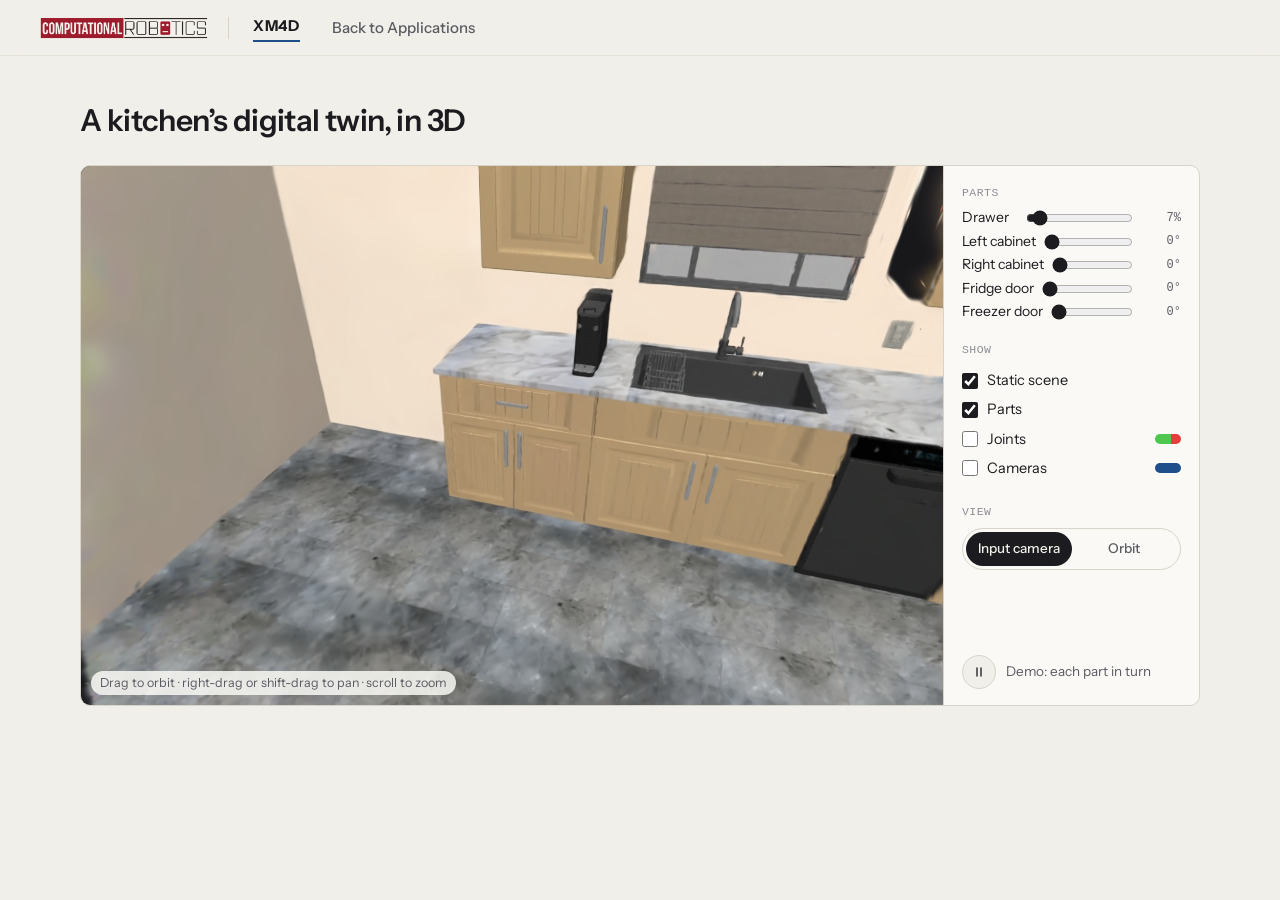
<file: kitchen.html>
<!DOCTYPE html>
<html lang="en">
<head>
  <meta charset="UTF-8">
  <meta name="viewport" content="width=device-width, initial-scale=1.0">
  <title>XM4D: a kitchen&rsquo;s digital twin in 3D</title>
  <meta name="description" content="XM4D's digital twin of a RoboCasa kitchen, in 3D: each part opens on a slider about its fitted hinge or along its fitted slide.">
  <link rel="preconnect" href="https://fonts.googleapis.com">
  <link rel="preconnect" href="https://fonts.gstatic.com" crossorigin>
  <link href="https://fonts.googleapis.com/css2?family=Instrument+Sans:ital,wght@0,400;0,500;0,600;0,700;1,400&display=swap" rel="stylesheet">
  <link rel="icon" href="assets/favicon.svg" type="image/svg+xml">
  <script>if (/[?&]embed\b/.test(location.search)) document.documentElement.classList.add('is-embed');  /* in the Gallery's frame */</script>
  <link rel="stylesheet" href="style.css?v=20261109f">
</head>
<body>

<nav class="topbar" aria-label="Page">
  <a class="topbar-lab" href="https://computationalrobotics.seas.harvard.edu/" target="_blank" rel="noopener"><img src="assets/group-logo.png" alt="Computational Robotics Group, Harvard" width="168" height="22"></a>
  <a class="topbar-brand" href="index.html">XM4D</a>
  <div class="topbar-links"><a href="index.html#app-twin">Back to Applications</a></div>
</nav>

<main>
  <section class="viewer-page" aria-labelledby="vp-title">
    <div class="section-head">
      <h2 id="vp-title">A kitchen&rsquo;s digital twin, in 3D</h2>
    </div>
    <div class="viewer viewer-app" data-src="assets/3d/casa-twin.bin" data-label="kitchen" data-part-views data-orbit-limit="10">
      <div class="viewer-stage">
        <canvas class="viewer-canvas" aria-label="3D view of the kitchen with its parts posed by the sliders"></canvas>
        <p class="viewer-status" role="status">Loading…</p>
        <p class="viewer-hint">Drag to orbit · right-drag or shift-drag to pan · scroll to zoom</p>
      </div>
      <div class="viewer-panel">
        <div class="viewer-field"><span class="viewer-label">Parts</span><div class="viewer-parts"></div></div>
        <fieldset class="viewer-layers">
          <legend class="viewer-label">Show</legend>
          <label><input type="checkbox" data-layer="static" checked> Static scene</label>
          <label><input type="checkbox" data-layer="dynamic" checked> Parts</label>
          <label><input type="checkbox" data-layer="graph"> Joints <i class="key key-graph" aria-hidden="true"></i></label>
          <label><input type="checkbox" data-layer="cameras"> Cameras <i class="key key-cameras" aria-hidden="true"></i></label>
        </fieldset>
        <fieldset class="viewer-views">
          <legend class="viewer-label">View</legend>
          <div class="segmented">
            <button type="button" data-view="input" aria-pressed="true">Input camera</button>
            <button type="button" data-view="free" aria-pressed="false">Orbit</button>
          </div>
        </fieldset>
        <div class="viewer-time">
          <button type="button" class="viewer-play" aria-label="Pause">
            <svg class="icon-pause" viewBox="0 0 24 24" aria-hidden="true"><path d="M9 6v12M15 6v12"/></svg>
            <svg class="icon-play" viewBox="0 0 24 24" aria-hidden="true"><path d="M8 5.5v13l10-6.5z"/></svg>
          </button>
          <span class="viewer-demo-label">Demo: each part in turn</span>
          <input type="range" class="viewer-slider" min="0" max="1" step="any" value="0" aria-label="Time">
          <span class="viewer-frame"></span>
        </div>
      </div>
    </div>
  </section>
</main>

<script src="viewer.js?v=20261109b" defer></script>
<script src="embed.js?v=20261109a" defer></script>
</body>
</html>
</file>
<file: style.css>
/* XM4D project page (layout adapted from the BEACON page) */

*,
*::before,
*::after { box-sizing: border-box; margin: 0; padding: 0; }

:root {
  --paper: #f1efe9;
  --paper-deep: #e8e5dd;
  --paper-raise: #faf9f5;
  --ink: #1c1c20;
  --graphite: #5a5b63;
  --mist: #8e8f97;
  --accent: #1f4e8c;          /* xmblue, as in the paper */
  --accent-rgb: 31, 78, 140;
  --accent-hover: #183e70;
  --accent-2: #e6781e;        /* xmorange, the "4D" */
  --accent-2-rgb: 230, 120, 30;
  --accent-2-ink: #a8520f;    /* xmorange dark enough for text */
  --slate: #647892;
  --rule: #d8d4ca;
  --rule-soft: #e4e0d6;

  --col: 720px;
  --wide: 1120px;
  --gutter: clamp(16px, 4vw, 40px);
  --topbar-h: 56px;

  --font: 'Instrument Sans', -apple-system, BlinkMacSystemFont, 'Segoe UI', Helvetica, Arial, sans-serif;
  --mono: ui-monospace, 'SF Mono', Menlo, Consolas, 'Liberation Mono', monospace;
}

html { scroll-behavior: smooth; scroll-padding-top: calc(var(--topbar-h) + 16px); }
@media (prefers-reduced-motion: reduce) { html { scroll-behavior: auto; } }

body {
  background: var(--paper);
  color: var(--ink);
  font-family: var(--font);
  font-size: 16px;
  line-height: 1.6;
  -webkit-font-smoothing: antialiased;
  -moz-osx-font-smoothing: grayscale;
  text-rendering: optimizeLegibility;
  font-feature-settings: 'ss01', 'cv05';
}

::selection { background: rgba(var(--accent-rgb), .16); }

a { color: var(--accent); text-decoration: none; }
a:hover { text-decoration: underline; text-underline-offset: 3px; }
:focus-visible { outline: 2px solid var(--accent); outline-offset: 3px; border-radius: 2px; }

img, video { display: block; max-width: 100%; height: auto; }
p, figcaption { text-wrap: pretty; }   /* avoid one- or two-word last lines */
sup { font-size: .62em; line-height: 0; vertical-align: .55em; }
em { font-style: italic; }
.math { font-style: italic; }

.skip-link {
  position: absolute; left: 12px; top: -60px; padding: 8px 12px;
  background: var(--ink); color: var(--paper); border-radius: 4px; z-index: 50;
}
.skip-link:focus { top: 10px; }

/* ───────── Teaser: full screen above the page ───────── */
.intro {
  --intro-bg: #e9e8e4;                 /* the teaser's own background, so any letterbox blends into it */
  position: relative; overflow: hidden;
  height: 100vh; height: 100svh; min-height: 420px;
  background: var(--intro-bg);
}
.intro-stage { position: absolute; inset: 0; transform-origin: 50% 0; will-change: opacity, transform; }
.intro-video {
  position: absolute; inset: 0; width: 100%; height: 100%; max-width: none;
  object-fit: cover; background: var(--intro-bg);
}
.intro-text { position: absolute; inset: 0; width: 100%; height: 100%; pointer-events: none; overflow: hidden; }
.intro-text text { font-family: var(--font); font-kerning: normal; text-rendering: geometricPrecision; }
.intro-hit { position: absolute; inset: 0; z-index: 1; width: 100%; padding: 0; border: 0; background: transparent; cursor: pointer; }
.intro-hit:focus-visible { outline-offset: -6px; }
/* the large icon in the middle: shown while paused, and flashed on each click */
.intro-big {
  position: absolute; left: 50%; top: 50%; z-index: 1; display: grid; place-items: center;
  width: 92px; height: 92px; margin: -46px 0 0 -46px; border-radius: 50%;
  background: rgba(28, 28, 32, .55); color: #fff; pointer-events: none;
  opacity: 0; transform: scale(.85); transition: opacity .25s ease, transform .25s ease;
}
.intro-big svg { width: 40px; height: 40px; fill: currentColor; stroke: currentColor; stroke-width: 1.6; stroke-linecap: round; stroke-linejoin: round; }
.intro-big .i-pause { fill: none; stroke-width: 3; }
.intro-big .i-play { margin-left: 5px; }
.intro.is-paused .intro-big, .intro-big.is-flash { opacity: 1; transform: scale(1); }
/* loading: a ring above the scroll cue (clear of the title card) until the teaser can play through, and while
   playback waits for data */
.intro-load {
  position: absolute; left: 50%; bottom: calc(max(16px, env(safe-area-inset-bottom, 0px)) + 116px); z-index: 1;
  width: 44px; height: 44px; margin-left: -22px;
  border-radius: 50%; border: 3px solid rgba(28, 28, 32, .14); border-top-color: var(--accent);
  pointer-events: none; opacity: 0; visibility: hidden; transition: opacity .2s ease, visibility 0s linear .2s;
}
.intro.is-loading .intro-load { opacity: 1; visibility: visible; transition-delay: 0s; animation: intro-spin .9s linear infinite; }
.intro.is-loading .intro-big { opacity: 0; }
@keyframes intro-spin { to { transform: rotate(360deg); } }
@media (prefers-reduced-motion: reduce) { .intro.is-loading .intro-load { animation-duration: 2.4s; } }
/* the bar: play/pause, seek, time, sound */
.intro-bar {
  position: absolute; z-index: 2; display: flex; align-items: center; gap: 12px;
  left: max(var(--gutter), env(safe-area-inset-left, 0px)); right: max(var(--gutter), env(safe-area-inset-right, 0px));
  bottom: max(16px, env(safe-area-inset-bottom, 0px));
  padding: 6px 8px 6px 6px; border-radius: 999px;
  border: 1px solid rgba(28, 28, 32, .12); background: rgba(250, 249, 245, .93);   /* no backdrop blur: over a playing
     full-screen video it is recomputed every frame and makes playback stutter */
  box-shadow: 0 2px 12px rgba(28, 28, 32, .1);
  transition: opacity .3s ease;
}
.intro-btn, .intro-cue {
  display: inline-flex; align-items: center; justify-content: center; gap: 7px; flex: none;
  height: 36px; padding: 0 12px; border-radius: 999px; border: 0; background: transparent;
  color: var(--ink); font: inherit; font-size: 14px; font-weight: 500; line-height: 1; cursor: pointer;
}
.intro-btn:hover { background: rgba(28, 28, 32, .07); }
.intro-btn svg, .intro-cue svg {
  width: 18px; height: 18px; flex: none;
  fill: none; stroke: currentColor; stroke-width: 1.8; stroke-linecap: round; stroke-linejoin: round;
}
#promo-play { width: 36px; padding: 0; }
#promo-play .i-play { fill: currentColor; }
.intro-btn .i-play, .intro-btn .i-sound,
.intro.is-paused .intro-btn .i-pause, .intro.is-sound .intro-btn .i-muted { display: none; }
.intro.is-paused .intro-btn .i-play, .intro.is-sound .intro-btn .i-sound { display: block; }
.intro-big .i-play, .intro.is-paused .intro-big .i-pause { display: none; }
.intro.is-paused .intro-big .i-play, .intro-big.show-pause .i-pause { display: block; }
.intro-big.show-pause .i-play { display: none; }
.intro-time { flex: none; font-family: var(--mono); font-size: 12.5px; color: var(--graphite); font-variant-numeric: tabular-nums; }
.intro-seek {
  --p: 0%; flex: 1; min-width: 0; height: 20px; margin: 0; background: transparent; cursor: pointer;
  -webkit-appearance: none; appearance: none;
}
.intro-seek::-webkit-slider-runnable-track {
  height: 4px; border-radius: 2px;
  background: linear-gradient(90deg, var(--accent-2) var(--p), rgba(28, 28, 32, .18) var(--p));
}
.intro-seek::-moz-range-track { height: 4px; border-radius: 2px; background: rgba(28, 28, 32, .18); }
.intro-seek::-moz-range-progress { height: 4px; border-radius: 2px; background: var(--accent-2); }
.intro-seek::-webkit-slider-thumb {
  -webkit-appearance: none; appearance: none; width: 14px; height: 14px; margin-top: -5px; border-radius: 50%;
  border: 0; background: var(--accent-2); box-shadow: 0 0 0 3px rgba(250, 249, 245, .9);
}
.intro-seek::-moz-range-thumb { width: 14px; height: 14px; border-radius: 50%; border: 0; background: var(--accent-2); }
.intro-cue {
  position: absolute; z-index: 2; left: 50%; transform: translateX(-50%);
  bottom: calc(max(16px, env(safe-area-inset-bottom, 0px)) + 60px); height: 36px; padding: 0 14px;
  border: 1px solid rgba(28, 28, 32, .12); background: rgba(250, 249, 245, .93);
  box-shadow: 0 2px 12px rgba(28, 28, 32, .1);
  transition: opacity .3s ease;
}
.intro-cue:hover { background: var(--paper-raise); text-decoration: none; }
.intro-cue svg { animation: intro-nudge 1.8s ease-in-out infinite; }
@keyframes intro-nudge { 50% { transform: translateY(3px); } }
/* while it plays, the bar and the cue step aside when the pointer rests (any move, touch or key brings them back) */
.intro.is-idle:not(.is-paused):not(.is-loading) .intro-bar, .intro.is-idle:not(.is-paused):not(.is-loading) .intro-cue { opacity: 0; pointer-events: none; }
/* while loading, the bar's play button turns into a small ring too (the only one in the portrait layout) */
.intro.is-loading #promo-play svg { display: none; }
.intro.is-loading #promo-play::before {
  content: ""; width: 16px; height: 16px; border-radius: 50%;
  border: 2px solid rgba(28, 28, 32, .16); border-top-color: var(--accent); animation: intro-spin .9s linear infinite;
}
.intro.is-idle:not(.is-paused) .intro-hit { cursor: none; }
@media (min-aspect-ratio: 2/1) {                     /* ultra-wide: the whole frame, its sides fading into the bars */
  .intro-video {
    object-fit: contain;
    -webkit-mask-image: linear-gradient(90deg, transparent calc(50% - 88.9vh), #000 calc(50% - 84vh), #000 calc(50% + 84vh), transparent calc(50% + 88.9vh));
    mask-image: linear-gradient(90deg, transparent calc(50% - 88.9vh), #000 calc(50% - 84vh), #000 calc(50% + 84vh), transparent calc(50% + 88.9vh));
  }
}
@media (max-aspect-ratio: 7/5) {                     /* portrait to 1.4:1: the whole frame, full width, the bar below it */
  .intro { height: auto; min-height: 0; padding-bottom: 10px; }
  .intro-stage { position: relative; aspect-ratio: 16 / 9; }
  .intro-bar { position: relative; left: auto; right: auto; bottom: auto; margin: 10px var(--gutter) 0; }
  .intro.is-idle:not(.is-paused) .intro-bar { opacity: 1; pointer-events: auto; }
  .intro-cue, .intro-load { display: none; }
  .intro-big { width: 64px; height: 64px; margin: -32px 0 0 -32px; }
  .intro-big svg { width: 28px; height: 28px; }
}
@media (max-width: 520px) {
  .intro-bar { gap: 6px; }
  .intro-time { display: none; }
  .intro-sound { padding: 0 9px; font-size: 13px; }
}
@media (prefers-reduced-motion: reduce) { .intro-cue svg { animation: none; } .intro-big, .intro-bar, .intro-cue { transition: none; } }

/* ───────── Top bar ───────── */
.topbar {
  position: sticky; top: 0; z-index: 30;
  height: var(--topbar-h);
  display: flex; align-items: center; gap: 24px;
  padding: 0 var(--gutter);
  background: rgba(241, 239, 233, .86);
  backdrop-filter: saturate(140%) blur(10px);
  -webkit-backdrop-filter: saturate(140%) blur(10px);
  border-bottom: 1px solid var(--rule-soft);
}
.topbar-lab { display: flex; align-items: center; flex: none; padding-right: 20px; border-right: 1px solid var(--rule); }
.topbar-lab img { height: 22px; width: auto; mix-blend-mode: multiply; }   /* its white ground takes the bar's colour */
@media (max-width: 520px) {
  .topbar { gap: 14px; }
  .topbar-lab { padding-right: 14px; }
  .topbar-lab img { height: 15px; }
}
.topbar-brand {
  color: var(--ink); font-weight: 700; letter-spacing: .04em; font-size: 15px;
  padding-bottom: 2px; border-bottom: 2px solid var(--accent);
}
.topbar-brand:hover { text-decoration: none; }
.topbar-links { display: flex; gap: 22px; margin-left: 8px; }
.topbar-links a { color: var(--graphite); font-size: 15px; font-weight: 500; }
.topbar-links a:hover { color: var(--ink); text-decoration: none; }
.topbar-actions { margin-left: auto; display: flex; gap: 8px; }

/* ───────── Buttons ───────── */
.btn {
  display: inline-flex; align-items: center; gap: 8px;
  padding: 9px 16px;
  border: 1px solid var(--ink);
  border-radius: 999px;
  color: var(--ink);
  font: inherit; font-size: 15px; font-weight: 500; line-height: 1;
  background: transparent;
  cursor: pointer;
  transition: background .15s ease, color .15s ease, border-color .15s ease;
}
.btn:hover { background: var(--ink); color: var(--paper); text-decoration: none; }
.btn svg { width: 17px; height: 17px; fill: none; stroke: currentColor; stroke-width: 1.8; stroke-linecap: round; stroke-linejoin: round; }
.btn-small { padding: 7px 13px; font-size: 14px; }
.btn-primary { background: var(--accent); border-color: var(--accent); color: #fff; }
.btn-primary:hover { background: var(--accent-hover); border-color: var(--accent-hover); color: #fff; }

/* ───────── Layout primitives ───────── */
main { display: block; }
section, .hero {
  padding: 0 var(--gutter);
  max-width: calc(var(--wide) + 2 * var(--gutter));
  margin: 0 auto;
}
section { padding-top: 80px; }
section h2 {
  font-size: clamp(24px, 2.6vw, 30px);
  font-weight: 600; letter-spacing: -.02em; line-height: 1.1;
  margin-bottom: 16px;
}
section h3 { font-size: 19px; font-weight: 600; letter-spacing: -.012em; line-height: 1.25; }
.section-head { max-width: var(--col); margin-bottom: 28px; }
.section-head p, .method-head p { color: var(--graphite); }

/* ───────── Hero ───────── */
.hero { padding-top: 40px; }

/* award of the conference version (XM), shown above the title */
.award-banner {
  display: flex; width: fit-content; max-width: 100%; align-items: center; gap: 18px;
  margin-bottom: 30px; padding: 16px 30px 16px 16px;
  background: rgba(var(--accent-2-rgb), .10);
  border: 1px solid rgba(var(--accent-2-rgb), .55);
  border-radius: 18px;
  color: var(--ink); line-height: 1.3;
  transition: background .15s ease, border-color .15s ease;
}
.award-banner:hover { background: rgba(var(--accent-2-rgb), .17); border-color: var(--accent-2); text-decoration: none; }
.award-icon {
  flex: none; display: grid; place-items: center;
  width: 60px; height: 60px; border-radius: 50%;
  background: var(--accent-2);
}
.award-icon svg { width: 32px; height: 32px; fill: none; stroke: #fff; stroke-width: 1.8; stroke-linecap: round; stroke-linejoin: round; }
.award-text { display: flex; flex-direction: column; gap: 4px; }
.award-text strong { font-size: clamp(21px, 2.5vw, 28px); font-weight: 700; letter-spacing: -.01em; color: var(--accent-2-ink); }
.award-text span { font-size: clamp(15px, 1.4vw, 17.5px); color: var(--graphite); }
.award-text b { color: var(--accent); font-weight: 700; }
.award-chip {
  display: inline-flex; align-items: center; gap: 5px; margin-left: 6px;
  padding: 2px 10px 2px 7px; border-radius: 999px;
  background: rgba(var(--accent-2-rgb), .13); color: var(--accent-2-ink);
}
.award-chip svg { width: 14px; height: 14px; fill: none; stroke: currentColor; stroke-width: 2; stroke-linecap: round; stroke-linejoin: round; }
.hero-title {
  max-width: none;                     /* the title fits one line from tablet width up */
  font-size: clamp(23px, 2.9vw, 34px);
  font-weight: 500;
  line-height: 1.3;
  letter-spacing: -.012em;
  text-wrap: balance;
}
.hero-acronym {
  display: block;
  font-size: clamp(42px, 5.4vw, 66px);
  line-height: 1;
  letter-spacing: .08em;
  font-weight: 700;
  color: var(--accent);
  margin-bottom: .22em;
}
.acronym-4d { color: var(--accent-2); }
.hero-meta { margin-top: 22px; }
.authors { font-size: 17px; font-weight: 500; display: flex; flex-wrap: wrap; gap: 4px 22px; }
.authors sup { color: var(--mist); font-weight: 500; margin-left: 2px; }
.authors a { color: inherit; border-bottom: 1px solid rgba(var(--accent-rgb), .35); }
.authors a:hover { color: var(--accent); border-bottom-color: var(--accent); text-decoration: none; }
.affiliations { margin-top: 4px; color: var(--graphite); display: flex; flex-wrap: wrap; gap: 2px 20px; font-size: 15px; }
.affiliations sup { color: var(--mist); margin-right: 2px; }
.hero-actions { display: flex; flex-wrap: wrap; gap: 8px; margin-top: 20px; }

.hero-lede {
  max-width: none;                     /* the full content width, like the title */
  margin-top: 36px;
  font-size: clamp(17px, 1.6vw, 20px);
  line-height: 1.45;
  letter-spacing: -.01em;
  font-weight: 500;
}
.hero-lede em { color: var(--accent); font-style: italic; }

/* example runs below the teaser: a picker grouped by dataset; the run's three columns are labelled above its clip */
.runs { margin-top: 0; }
.runs > h3 { margin-bottom: 12px; }
.runs .segmented { margin-bottom: 16px; }
/* the 3D viewer's heading, with its run list (it also picks the applications' own 3D pages, shown in the frame below) */
.viewer-head { display: flex; flex-wrap: wrap; align-items: center; justify-content: space-between; gap: 10px 24px; margin: 44px 0 12px; }
.viewer-pick { display: flex; align-items: center; gap: 10px; min-width: 0; }
.viewer-pick .viewer-label { margin: 0; }
.viewer-pick .viewer-scene { width: auto; min-width: 240px; max-width: 100%; }
.viewer-embed { display: block; width: 100%; height: 640px; border: 0; }
.viewer-embed[hidden], .viewer[hidden] { display: none; }
@media (max-width: 520px) { .viewer-pick { flex: 1 1 100%; } .viewer-pick .viewer-scene { flex: 1; min-width: 0; } }
.runs .segmented { border-radius: 18px; align-items: center; }
.seg-label {
  padding: 0 4px 0 12px; font-family: var(--mono); font-size: 11.5px; letter-spacing: .04em;
  text-transform: uppercase; color: var(--mist);
}
.run-cols {
  display: grid; grid-template-columns: repeat(3, minmax(0, 1fr)); margin-bottom: 6px;
  font-size: 13.5px; font-weight: 500; color: var(--graphite);
}
.run { margin: 0; }
.run video { width: 100%; border-radius: 6px; background: var(--paper-deep); }
.run figcaption { margin-top: 8px; font-size: 14px; font-weight: 500; color: var(--ink); line-height: 1.35; }
.run figcaption span { display: block; color: var(--mist); font-weight: 400; }

/* ───────── Method: scrollytelling ───────── */
.method-head { max-width: var(--col); margin-bottom: 16px; }
.method-body {
  display: grid;
  grid-template-columns: minmax(0, 1fr) minmax(340px, 44%);
  gap: 0 clamp(24px, 5vw, 72px);
  align-items: start;
}
.method-steps { max-width: 520px; padding-bottom: 12vh; }
.step {
  min-height: 56vh;
  display: flex; flex-direction: column; justify-content: center;
  padding: 7vh 0;
  border-top: 1px solid var(--rule-soft);
  transition: opacity .35s ease;
  opacity: .4;
}
.step.is-active { opacity: 1; }
.step:first-child { border-top: 0; min-height: 0; padding-top: 2vh; }
.step h3 { margin-bottom: 10px; max-width: 26ch; }
.step p { color: var(--graphite); }
.step-cta { margin-top: 14px; font-weight: 500; }

.method-stage { position: relative; height: 100%; }
.stage-sticky {
  position: sticky;
  background: var(--paper); isolation: isolate;   /* what the clips multiply onto: the sticky stage is its own layer */
  top: calc(var(--topbar-h) + 24px);
  height: min(calc(100vh - var(--topbar-h) - 48px), 520px);
  min-height: 320px;
  justify-content: center;
  display: flex; flex-direction: column;
}
.stage-media { position: relative; width: 100%; aspect-ratio: 16 / 9; max-height: 100%; flex: 0 1 auto; min-height: 0; }
.stage-media video {
  position: absolute; inset: 0; width: 100%; height: 100%;
  object-fit: contain;
  mix-blend-mode: multiply;   /* the clips' white background takes the page color */
  opacity: 0;
  transition: opacity .3s ease;
}
.stage-media video.is-on { opacity: 1; }
.stage-hud {
  display: flex; align-items: center; gap: 14px;
  padding: 10px 6px;
  font-size: 14px; font-weight: 500; color: var(--graphite);
}
.hud-task { min-width: 12ch; }

@media (max-width: 900px) {
  .method-body { display: flex; flex-direction: column; }
  .method-stage { order: -1; position: sticky; top: var(--topbar-h); z-index: 5; background: var(--paper); height: auto; align-self: stretch; }
  .stage-sticky { position: static; height: auto; min-height: 0; padding-top: 8px; }
  /* the stage sits on top: at most 30 % of the screen's height, so the text stays in view (landscape phones) */
  .stage-media, .stage-hud { width: min(100%, calc(30vh * 16 / 9)); align-self: center; }
  .stage-media { max-height: none; }
  .stage-hud { position: static; padding: 6px 0 10px; }
  .method-steps { max-width: none; padding-top: 12px; }
  .step { min-height: 0; padding: 36px 0; opacity: 1; }
  .step.is-active h3 { color: var(--accent); }
}

/* ───────── From XM to XM4D ───────── */
.lineage-grid { display: grid; grid-template-columns: repeat(2, minmax(0, 1fr)); gap: 16px; max-width: 960px; }
.lineage-card {
  padding: 22px 24px;
  background: var(--paper-raise);
  border: 1px solid var(--rule-soft);
  border-top: 3px solid var(--accent);
  border-radius: 8px;
}
.lineage-card-new { border-top-color: var(--accent-2); }
.lineage-venue { display: flex; flex-wrap: wrap; align-items: center; min-height: 26px; font-size: 13.5px; font-weight: 600; color: var(--accent); letter-spacing: .02em; margin-bottom: 6px; }
.lineage-card-new .lineage-venue { color: var(--accent-2); }
.lineage-card h3 { margin-bottom: 12px; }
.lineage-card ul { padding-left: 1.15em; color: var(--graphite); font-size: 15.5px; }
.lineage-card li + li { margin-top: 6px; }
.lineage-links { display: flex; flex-wrap: wrap; gap: 8px; margin-top: 18px; }
@media (max-width: 760px) {
  .lineage-grid { grid-template-columns: minmax(0, 1fr); }
}

/* ───────── Abstract ───────── */
.abstract p { max-width: var(--col); font-size: 16.5px; line-height: 1.65; color: var(--ink); }
.abstract h2 { margin-bottom: 14px; }

/* ───────── Figures ───────── */
.figure { margin: 0; }
.figure img {
  width: 100%;
  border-radius: 8px;
  background: #fff;
  border: 1px solid var(--rule-soft);
}
.figure-wide { margin-top: 44px; }

/* ───────── Galleries ───────── */
.gallery { margin-top: 40px; }
.gallery-head { display: flex; flex-wrap: wrap; align-items: center; justify-content: space-between; gap: 12px 32px; margin-bottom: 16px; }
.gallery-head h3 { font-size: 20px; }
.gallery-head .gallery-note { max-width: var(--col); margin: 0; }
.gallery-note { color: var(--graphite); font-size: 15.5px; margin: 0 0 18px; max-width: var(--col); }
.gallery-group[hidden] { display: none; }

.segmented {
  display: inline-flex; flex-wrap: wrap; max-width: 100%; min-width: 0;
  border: 1px solid var(--rule); border-radius: 22px; padding: 3px;
  background: var(--paper-raise);
}
.segmented button {
  font: inherit; font-size: 14px; font-weight: 500;
  padding: 7px 14px; border: 0; border-radius: 999px;
  background: transparent; color: var(--graphite); cursor: pointer;
  transition: background .15s ease, color .15s ease;
}
.segmented button:hover { color: var(--ink); }
.segmented button[aria-selected="true"] { background: var(--ink); color: var(--paper); }

/* ───────── Gallery: 3D viewer (viewer.js) ───────── */
.viewer {
  display: grid; grid-template-columns: minmax(0, 1fr) 256px;
  border: 1px solid var(--rule); border-radius: 10px; overflow: hidden; background: var(--paper-raise);
}
.viewer-stage { position: relative; min-width: 0; background: #18181b; }   /* dark: unreconstructed edges read as dark, not fog */
.viewer-canvas { display: block; width: 100%; aspect-ratio: 16 / 10; touch-action: none; cursor: grab; }
.viewer-canvas:active { cursor: grabbing; }
.viewer-status {
  position: absolute; inset: 0; display: grid; place-items: center; padding: 20px; text-align: center;
  font-family: var(--mono); font-size: 13px; color: #c9c9cf; pointer-events: none;
}
.viewer-status[hidden] { display: none; }
.viewer-hint {
  position: absolute; left: 10px; bottom: 10px; padding: 2px 9px; border-radius: 999px;
  background: rgba(250, 249, 245, .85); font-size: 12.5px; color: var(--graphite); pointer-events: none;
}
.viewer-panel {
  display: flex; flex-direction: column; gap: 20px; padding: 18px 18px 16px;
  border-left: 1px solid var(--rule); font-size: 14.5px;
}
.viewer-panel fieldset { border: 0; min-width: 0; }
.viewer-label {
  display: block; margin-bottom: 7px; padding: 0;
  font-family: var(--mono); font-size: 11.5px; letter-spacing: .04em; text-transform: uppercase; color: var(--mist);
}
.viewer-scene {
  width: 100%; padding: 7px 10px; border: 1px solid var(--rule); border-radius: 8px;
  background: var(--paper); color: var(--ink); font: inherit; font-size: 14.5px;
}
.viewer-layers label { display: flex; align-items: center; gap: 9px; padding: 3px 0; cursor: pointer; }
.viewer-layers input { width: 16px; height: 16px; margin: 0; accent-color: var(--ink); }
.viewer-layers label:has(input:disabled) { opacity: 0.45; cursor: default; }
.key { margin-left: auto; width: 26px; height: 10px; border-radius: 5px; }
.key-graph { background: linear-gradient(90deg, #4fc74f 0 60%, #e63d3d 60%); }
.key-cameras { background: var(--accent); }
.key-tracks { background: linear-gradient(90deg, #e6394f, #e6b422, #3cc45a, #2f8fe0, #a446d8); }
.viewer-views .segmented { display: flex; }
.viewer-views .segmented button { flex: 1; padding: 6px 8px; font-size: 13.5px; white-space: nowrap; }
.segmented button[aria-pressed="true"] { background: var(--ink); color: var(--paper); }
.viewer-time { display: flex; align-items: center; gap: 10px; margin-top: auto; }
.viewer-play {
  flex: none; display: grid; place-items: center; width: 34px; height: 34px; border-radius: 50%;
  border: 1px solid var(--rule); background: var(--paper); color: var(--ink); cursor: pointer;
}
.viewer-play:hover { border-color: var(--ink); }
.viewer-play svg { width: 16px; height: 16px; fill: none; stroke: currentColor; stroke-width: 2; stroke-linecap: round; stroke-linejoin: round; }
.viewer-play .icon-play { fill: currentColor; stroke-width: 1.5; }
.viewer-play .icon-play, .viewer.is-paused .viewer-play .icon-pause { display: none; }
.viewer.is-paused .viewer-play .icon-play { display: block; }
.viewer-slider { flex: 1; min-width: 0; accent-color: var(--ink); }
.viewer-frame { flex: none; font-family: var(--mono); font-size: 11.5px; color: var(--mist); }
@media (max-width: 860px) {
  .viewer { grid-template-columns: minmax(0, 1fr); }
  .viewer-panel { border-left: 0; border-top: 1px solid var(--rule); display: grid; grid-template-columns: 1fr 1fr; gap: 16px 24px; }
  .viewer-field, .viewer-time { grid-column: 1 / -1; }
  .viewer-hint { display: none; }
}
@media (max-width: 520px) {
  .viewer-canvas { aspect-ratio: 4 / 3; }
  .viewer-panel { grid-template-columns: minmax(0, 1fr); }
}

/* ───────── Solver iterations ───────── */
.solver-runs { margin-top: 8px; }
.section-head p + p { margin-top: 10px; }
.solver-grid { display: grid; grid-template-columns: repeat(2, minmax(0, 1fr)); gap: 20px; align-items: start; }
.solver-fig { margin: 0; }
.solver-fig video { width: 100%; aspect-ratio: 16 / 10.4; object-fit: contain; border-radius: 8px; border: 1px solid var(--rule-soft); background: #fff; }
.solver-fig figcaption { margin-top: 10px; font-size: 15px; font-weight: 600; color: var(--ink); line-height: 1.35; }
.solver-fig figcaption span { display: block; margin-top: 3px; font-size: 14.5px; font-weight: 400; color: var(--graphite); line-height: 1.5; }
@media (max-width: 860px) { .solver-grid { grid-template-columns: minmax(0, 1fr); } }

/* ───────── Applications ───────── */
.app { margin-top: 48px; }
.app-text { max-width: var(--col); }
.app-text h3 { font-size: 20px; margin-bottom: 6px; }
.app-text p { color: var(--graphite); font-size: 15.5px; }
#app-pose .app-text, #app-articulate .app-text, #app-twin .app-text { margin-bottom: 16px; }
#app-pose .app-cols { grid-template-columns: 640fr 806fr; }  /* the clip's input and 3D panels are 640 and 806 px wide */
.app.gallery .gallery-head { align-items: flex-end; }
.app-cols { display: grid; margin-bottom: 6px; font-size: 13.5px; font-weight: 500; color: var(--graphite); }
.app-cols-2 { grid-template-columns: repeat(2, minmax(0, 1fr)); }
.app-cols-3 { grid-template-columns: repeat(3, minmax(0, 1fr)); }
.app-clip { margin: 0; }
.app-clip-single { max-width: 860px; }
.app-clip video { width: 100%; border-radius: 6px; background: var(--paper-deep); }
.app-clip figcaption { margin-top: 8px; font-size: 14px; font-weight: 500; color: var(--ink); line-height: 1.35; }
.app-clip figcaption span { display: block; color: var(--mist); font-weight: 400; }
.app-table { margin-top: 24px; max-width: 860px; overflow-x: auto; }
.app-table table { width: 100%; border-collapse: collapse; font-size: 14px; font-variant-numeric: tabular-nums; }
.app-table caption { caption-side: top; text-align: left; padding-bottom: 8px; font-size: 13.5px; font-weight: 500; color: var(--graphite); }
.app-table th, .app-table td { padding: 6px 12px 6px 0; text-align: left; white-space: nowrap; border-bottom: 1px solid var(--rule-soft); }
.app-table thead th { font-weight: 500; color: var(--mist); border-bottom-color: var(--rule); }
.app-table tbody th { font-weight: 500; }
.app-table td { color: var(--graphite); }
.app-table .num { text-align: right; padding-right: 0; padding-left: 16px; }
.app-table tr.ours th, .app-table tr.ours td { color: var(--accent); }
.app-table tr.ours + tr:not(.ours) th, .app-table tr.ours + tr:not(.ours) td { border-top: 1px solid var(--rule); }
.app-note { margin-top: 10px; font-size: 13.5px; color: var(--mist); line-height: 1.45; }
@media (max-width: 640px) {
  .app-table table { font-size: 13px; }
  .app-table th, .app-table td { white-space: normal; padding-right: 8px; vertical-align: top; }
  .app-table .num { padding-left: 8px; }
}
.viewer-parts { display: grid; gap: 6px; }
.viewer-part { display: grid; grid-template-columns: minmax(56px, max-content) minmax(60px, 1fr) 40px; align-items: center; gap: 8px; font-size: 14px; line-height: 1.25; }
.viewer-part input { width: 100%; accent-color: var(--ink); }
.viewer-part output { font-family: var(--mono); font-size: 12px; color: var(--graphite); text-align: right; }
.viewer-demo-label { display: none; font-size: 13.5px; color: var(--graphite); }
.viewer.is-articulated .viewer-slider, .viewer.is-articulated .viewer-frame { display: none; }
.viewer.is-articulated .viewer-demo-label { display: inline; }

/* hands and objects (handobj.js): the clips' columns, then the viewer; colours as in the clips */
.app-cols-ho { grid-template-columns: 964fr 724fr; column-gap: 8px; }   /* the clip's input and 3D panels are 960 and 720 px wide */
.app-cols-ho-portrait { grid-template-columns: 544fr 724fr; column-gap: 8px; }
.app-clip-portrait, .app-cols-ho-portrait { max-width: 760px; }
.app-cols-ho-milk { grid-template-columns: 544fr 814fr; column-gap: 8px; }   /* the HOT3D clip: a 540 px input panel, an 810 px 3D panel */
.app-clip-milk, .app-cols-ho-milk { max-width: 1000px; }
.ho-viewer {
  --ho-stage: #f1efe9; --ho-floor-a: #eceae6; --ho-floor-b: #e2e0dc; --ho-joint: #f7f7f7;
  --ho-left: #e8912d; --ho-right: #2f6fd6; --ho-cam: #455a64;
  --ho-ax-x: #e62828; --ho-ax-y: #28aa3c; --ho-ax-z: #285ae6;
  --ho-obj-1: #e0119d; --ho-obj-3: #009688;
  display: grid; grid-template-columns: minmax(0, 2fr) minmax(260px, 1fr);
  grid-template-areas: "stage input" "stage panel" "time time";
  margin-top: 28px; border: 1px solid var(--rule); border-radius: 10px; overflow: hidden; background: var(--paper-raise);
}
.ho-viewer > * { min-width: 0; }
.ho-stage { grid-area: stage; position: relative; min-height: 460px; background: var(--ho-stage); overflow: hidden; }
.ho-stage canvas { position: absolute; inset: 0; width: 100%; height: 100%; display: block; }
.ho-gl { touch-action: none; cursor: grab; }
.ho-gl:active { cursor: grabbing; }
.ho-overlay { pointer-events: none; }
.ho-viewer .viewer-status { color: var(--graphite); }
.ho-input { grid-area: input; margin: 0; padding: 16px 16px 0; display: grid; gap: 6px; border-left: 1px solid var(--rule); }
.ho-input canvas { width: 100%; max-width: 100%; aspect-ratio: 16 / 9; display: block; border-radius: 6px; background: var(--paper-deep); }
.ho-viewer.is-portrait .ho-input canvas { width: auto; height: 300px; justify-self: center; }
.ho-input figcaption { font-size: 12.5px; color: var(--mist); }
.ho-panel { grid-area: panel; display: flex; flex-direction: column; gap: 16px; padding: 16px; border-left: 1px solid var(--rule); font-size: 14.5px; }
.ho-panel fieldset { border: 0; min-width: 0; }
.ho-caption { margin-top: 6px; font-size: 13px; color: var(--mist); }
.ho-panel .segmented { display: flex; }
.ho-panel .segmented button { flex: 1; padding: 6px 8px; font-size: 13.5px; white-space: nowrap; }
.key-hands { background: linear-gradient(90deg, var(--ho-left) 0 50%, var(--ho-right) 50%); }
.key-axes { background: linear-gradient(90deg, var(--ho-ax-x) 0 33%, var(--ho-ax-y) 33% 67%, var(--ho-ax-z) 67%); }
.key-cam { background: var(--ho-cam); }
.key-outlines { background: repeating-linear-gradient(90deg, var(--ho-obj-1) 0 5px, transparent 5px 8px); }
.ho-time { grid-area: time; display: flex; align-items: center; gap: 12px; padding: 10px 16px; border-top: 1px solid var(--rule); }
.ho-play {
  flex: none; display: grid; place-items: center; width: 34px; height: 34px; border-radius: 50%;
  border: 1px solid var(--rule); background: var(--paper); color: var(--ink); cursor: pointer;
}
.ho-play:hover { border-color: var(--ink); }
.ho-play svg { width: 16px; height: 16px; fill: none; stroke: currentColor; stroke-width: 2; stroke-linecap: round; stroke-linejoin: round; }
.ho-play .icon-play { fill: currentColor; stroke-width: 1.5; display: none; }
.ho-viewer.is-paused .ho-play .icon-play { display: block; }
.ho-viewer.is-paused .ho-play .icon-pause { display: none; }
.ho-time .viewer-frame { min-width: 9ch; text-align: right; font-variant-numeric: tabular-nums; }
.ho-legend { margin-top: 10px; font-size: 13.5px; color: var(--mist); line-height: 1.45; max-width: var(--col); }
.ho-page { padding-top: 48px; }
.ho-page .ho-viewer { margin-top: 0; }
.ho-page .ho-stage { min-height: min(70vh, 640px); }
.app-open { margin-top: 10px; }
/* the fridge's and the kitchen twin's 3D viewers, each on its own page (fridge.html, kitchen.html) */
.viewer-page { padding-top: 48px; }
.viewer-page .viewer { margin-top: 0; }
.viewer-page-note { max-width: var(--col); margin-top: 14px; color: var(--graphite); font-size: 15px; }
/* an application's 3D page inside the Gallery's frame (?embed): only its viewer and controls, edge to edge */
.is-embed .topbar, .is-embed .skip-link, .is-embed main > section > .section-head, .is-embed .ho-legend { display: none; }
.is-embed main > section { padding: 0; max-width: none; }
.is-embed body { background: var(--paper); }
html.is-embed { overflow: hidden; }                 /* the frame takes the page's height (embed.js) */
.is-embed .ho-page .ho-stage { min-height: 560px; }  /* not 70vh: in the frame, vh follows the frame's height, which follows the page */
@media (max-width: 860px) {
  .ho-viewer { grid-template-columns: minmax(0, 1fr); grid-template-areas: "stage" "time" "input" "panel"; }
  .ho-stage, .ho-page .ho-stage { min-height: 0; aspect-ratio: 4 / 3; }   /* the page's min-height would push the stage past a phone's width */
  .ho-input, .ho-panel { border-left: 0; border-top: 1px solid var(--rule); }
  .ho-input { padding-bottom: 14px; }
  .ho-time { border-top: 1px solid var(--rule); }
  .app-cols-ho, .app-cols-ho-portrait, .app-cols-ho-milk { font-size: 12.5px; }
}
@media (max-width: 520px) { .ho-viewer .viewer-hint { display: none; } }

/* ───────── Citation ───────── */
.citation-venue { color: var(--graphite); margin: -4px 0 18px; }
.bibtex-wrap { position: relative; max-width: 820px; }
.bibtex {
  background: var(--paper-raise);
  border: 1px solid var(--rule-soft);
  border-radius: 8px;
  padding: 18px 20px 18px;
  padding-right: 140px;
  font-family: var(--mono);
  font-size: 13.5px; line-height: 1.6; color: var(--graphite);
  overflow-x: auto; white-space: pre;
}
.bibtex code { font: inherit; }
.citation-note { color: var(--graphite); margin: 22px 0 10px; }
.bibtex-copy {
  position: absolute; top: 12px; right: 12px;
  font: inherit; font-size: 13.5px; font-weight: 500;
  padding: 6px 12px; border-radius: 999px;
  border: 1px solid var(--rule); background: var(--paper);
  color: var(--ink); cursor: pointer;
}
.bibtex-copy:hover { background: var(--ink); color: var(--paper); border-color: var(--ink); }
@media (max-width: 560px) {
  .bibtex { padding-right: 20px; padding-top: 52px; }
}

/* ───────── Footer ───────── */
.site-footer { margin-top: 90px; border-top: 1px solid var(--rule-soft); }
.footer-inner {
  max-width: calc(var(--wide) + 2 * var(--gutter)); margin: 0 auto;
  padding: 36px var(--gutter) 48px;
  display: flex; flex-wrap: wrap; align-items: center; justify-content: space-between; gap: 20px 40px;
}
.site-footer p { font-size: 13.5px; color: var(--mist); max-width: 520px; line-height: 1.55; }
.site-footer a { color: var(--graphite); }

/* ───────── Toast ───────── */
#toast {
  position: fixed; left: 50%; bottom: 28px;
  transform: translate(-50%, 16px);
  padding: 11px 18px; border-radius: 999px;
  background: var(--ink); color: var(--paper);
  font-size: 14.5px; font-weight: 500;
  opacity: 0; pointer-events: none;
  transition: opacity .2s ease, transform .25s ease;
  z-index: 100; max-width: calc(100vw - 32px); text-align: center;
}
#toast.visible { opacity: 1; transform: translate(-50%, 0); }

/* ───────── Responsive ───────── */
@media (max-width: 720px) {
  body { font-size: 16px; }
  .topbar-links { display: none; }
  .hero { padding-top: 36px; }
  section { padding-top: 64px; }
  .authors { font-size: 16px; gap: 2px 16px; }
  .hero-lede { margin-top: 28px; }
  .gallery-head h3 { font-size: 19px; }
}

@media (prefers-reduced-motion: reduce) {
  .step, .btn, .segmented button, .stage-media video, #toast, .award-banner { transition: none; }
}
</file>
